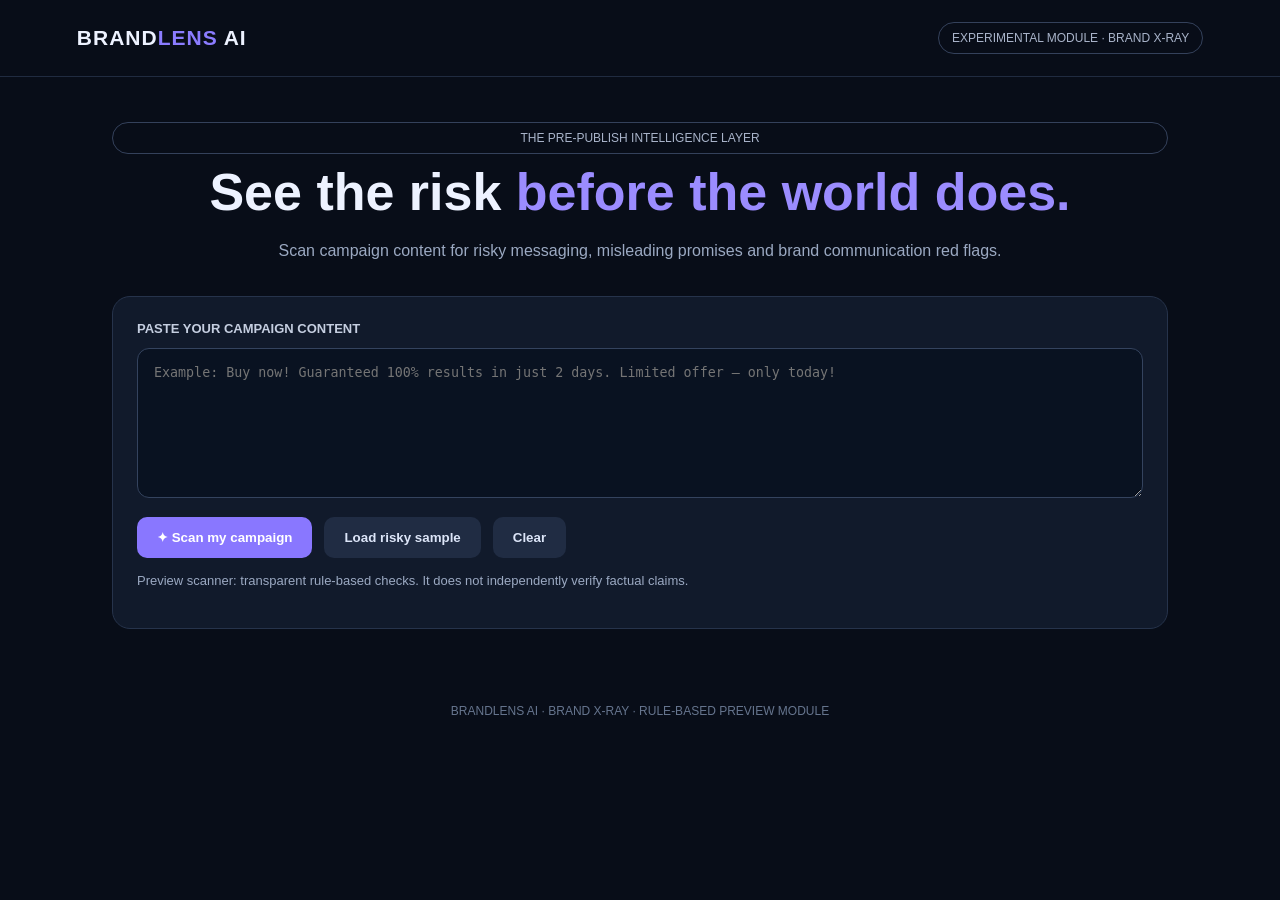
<file: frontend/brand-xray.html>
<!DOCTYPE html>
<html lang="en">
<head>
<meta charset="UTF-8">
<meta name="viewport" content="width=device-width, initial-scale=1.0">
<title>Brand X-Ray | BrandLens AI</title>
<style>
*{box-sizing:border-box}
body{margin:0;background:#080d18;color:#edf2ff;font-family:Inter,Segoe UI,Arial,sans-serif}
header{padding:22px 6%;display:flex;justify-content:space-between;align-items:center;border-bottom:1px solid #202b40}
.logo{font-size:21px;font-weight:800;letter-spacing:1px}
.logo span{color:#8b7cff}
.tag{font-size:12px;color:#a9b4ca;border:1px solid #34415b;padding:8px 13px;border-radius:20px}
main{max-width:1100px;margin:45px auto;padding:0 22px}
.hero{text-align:center;margin-bottom:32px}
.hero h1{font-size:clamp(32px,5vw,52px);margin:8px 0}
.hero h1 span{color:#9b8cff}
.hero p{color:#9ba9c2;line-height:1.6}
.panel{background:#111a2b;border:1px solid #26334b;border-radius:18px;padding:24px;margin-bottom:22px}
label{display:block;font-size:13px;color:#c5cee0;margin-bottom:12px;font-weight:700}
textarea{width:100%;min-height:150px;background:#091221;color:white;border:1px solid #34435e;border-radius:12px;padding:16px;font:15px/1.6 inherit;resize:vertical;outline:none}
textarea:focus{border-color:#8b7cff}
.actions{display:flex;gap:12px;flex-wrap:wrap;margin-top:15px}
button{border:0;border-radius:10px;padding:13px 20px;font-weight:800;cursor:pointer}
.primary{background:#8977ff;color:white}
.secondary{background:#202c43;color:#dce5f8}
button:hover{filter:brightness(1.15)}
.grid{display:grid;grid-template-columns:260px 1fr;gap:20px}
.scorebox{text-align:center;display:flex;flex-direction:column;align-items:center;justify-content:center;min-height:280px}
.ring{width:165px;height:165px;border-radius:50%;display:grid;place-items:center;background:conic-gradient(#8c7cff 0deg,#8c7cff 280deg,#26344d 280deg);position:relative;margin:15px}
.ring:before{content:"";position:absolute;inset:10px;background:#111a2b;border-radius:50%}
.ring strong{z-index:1;font-size:43px}
.ring small{font-size:12px;color:#9ba9c2}
.status{font-weight:800;font-size:14px;padding:8px 15px;border-radius:20px;background:#26344d}
.finding{padding:15px 0;border-bottom:1px solid #29364d}
.finding:last-child{border:0}
.finding strong{display:block;margin-bottom:5px}
.finding p{margin:0;color:#9eacc3;font-size:13px;line-height:1.5}
.dot{display:inline-block;width:8px;height:8px;border-radius:50%;margin-right:8px}
.high{background:#ff657c}.medium{background:#ffbd59}.low{background:#50d6a0}
.verdict{font-size:18px;font-weight:800;margin:8px 0}
.muted{color:#9ba9c2;font-size:13px;line-height:1.6}
.hidden{display:none}
.footer{text-align:center;color:#66758e;font-size:12px;padding:30px}
@media(max-width:700px){.grid{grid-template-columns:1fr}header{padding:18px}.scorebox{min-height:230px}}
</style>
</head>
<body>
<header>
  <div class="logo">BRAND<span>LENS</span> AI</div>
  <div class="tag">EXPERIMENTAL MODULE · BRAND X-RAY</div>
</header>

<main>
  <section class="hero">
    <div class="tag">THE PRE-PUBLISH INTELLIGENCE LAYER</div>
    <h1>See the risk <span>before the world does.</span></h1>
    <p>Scan campaign content for risky messaging, misleading promises and brand communication red flags.</p>
  </section>

  <section class="panel">
    <label for="content">PASTE YOUR CAMPAIGN CONTENT</label>
    <textarea id="content" placeholder="Example: Buy now! Guaranteed 100% results in just 2 days. Limited offer — only today!"></textarea>
    <div class="actions">
      <button class="primary" onclick="scan()">✦ Scan my campaign</button>
      <button class="secondary" onclick="sample()">Load risky sample</button>
      <button class="secondary" onclick="clearAll()">Clear</button>
    </div>
    <p class="muted">Preview scanner: transparent rule-based checks. It does not independently verify factual claims.</p>
  </section>

  <section id="results" class="hidden">
    <div class="grid">
      <div class="panel scorebox">
        <div class="muted">BRAND TRUST SCORE</div>
        <div class="ring" id="ring"><strong id="score">--</strong></div>
        <div class="status" id="status">AWAITING SCAN</div>
        <p class="muted" id="summary">Your campaign report will appear here.</p>
      </div>

      <div class="panel">
        <div class="muted">INTELLIGENCE REPORT</div>
        <h2 style="margin:8px 0 4px">Detected signals</h2>
        <p class="muted" id="count">No scan performed.</p>
        <div id="findings"></div>
      </div>
    </div>

    <div class="panel">
      <div class="muted">FINAL RECOMMENDATION</div>
      <div class="verdict" id="verdict">Awaiting analysis</div>
      <p class="muted" id="advice">Run a scan to receive recommendations.</p>
    </div>
  </section>
</main>

<div class="footer">BRANDLENS AI · BRAND X-RAY · RULE-BASED PREVIEW MODULE</div>

<script>
function sample(){
 document.getElementById("content").value =
 "🔥 BUY NOW!!! Guaranteed 100% results in just 2 days. This is the BEST product ever. Limited offer — only today! Everyone is switching to us. Get instant success with zero risk.";
}
function clearAll(){
 document.getElementById("content").value="";
 document.getElementById("results").classList.add("hidden");
}
function scan(){
 const text=document.getElementById("content").value.trim();
 if(!text){alert("Please paste campaign content first.");return;}

 const checks=[
  {name:"Absolute or guaranteed promise",words:["guaranteed","100% results","zero risk","instant success"],level:"high",tip:"Avoid promises that cannot be supported with evidence."},
  {name:"Artificial urgency",words:["only today","last chance","limited offer","act now","hurry"],level:"medium",tip:"Use urgency only when the deadline or limitation is genuine."},
  {name:"Exaggerated promotional language",words:["best ever","number one","no. 1","world's best","unmatched"],level:"medium",tip:"Replace exaggerated superlatives with specific, verifiable benefits."},
  {name:"Aggressive capitalization",words:[],level:"low",tip:"Reduce excessive capital letters and shouting-style messaging."},
  {name:"Pressure-based call to action",words:["buy now","must buy","don't miss out","everyone is switching"],level:"medium",tip:"Use clear, respectful calls to action instead of pressure."}
 ];

 const lower=text.toLowerCase();
 let issues=[];
 checks.forEach(c=>{
  let found=c.words.filter(w=>lower.includes(w));
  if(c.name==="Aggressive capitalization"){
   let letters=text.replace(/[^A-Za-z]/g,"");
   let caps=letters.replace(/[^A-Z]/g,"").length;
   if(letters.length>12 && caps/letters.length>.35)
    issues.push({...c,detail:"A high proportion of letters are uppercase."});
  }else if(found.length){
   issues.push({...c,detail:"Matched phrase(s): "+found.join(", ")});
  }
 });

 let deductions=issues.reduce((sum,x)=>sum+(x.level==="high"?25:x.level==="medium"?14:7),0);
 let score=Math.max(0,100-deductions);
 let level=score>=80?"LOW RISK":score>=55?"NEEDS REVIEW":"HIGH RISK";
 let color=score>=80?"#50d6a0":score>=55?"#ffbd59":"#ff657c";
 document.getElementById("results").classList.remove("hidden");
 document.getElementById("score").textContent=score;
 document.getElementById("ring").style.background=
  `conic-gradient(${color} ${score*3.6}deg,#26344d 0deg)`;
 document.getElementById("status").textContent=level;
 document.getElementById("status").style.color=color;
 document.getElementById("count").textContent=
  issues.length+" signal(s) detected in this campaign.";
 document.getElementById("summary").textContent=
  issues.length? "Review the detected signals before publishing." :
  "No configured red flags detected. This is not a guarantee of compliance.";
 
 const box=document.getElementById("findings");
 box.innerHTML="";
 if(!issues.length){
  box.innerHTML='<div class="finding"><strong>✓ No configured red flags detected</strong><p>Continue with your normal human review and fact-checking process.</p></div>';
 }else{
  issues.forEach(i=>{
   let div=document.createElement("div");
   div.className="finding";
   let dot=document.createElement("span");
   dot.className="dot "+i.level;
   let title=document.createElement("strong");
   title.append(dot,document.createTextNode(i.name));
   let detail=document.createElement("p");
   detail.textContent=i.detail+" — "+i.tip;
   div.append(title,detail);
   box.append(div);
  });
 }
 document.getElementById("verdict").textContent=
  score>=80?"READY FOR HUMAN REVIEW":score>=55?"REVISE BEFORE PUBLISHING":"PUBLICATION HOLD RECOMMENDED";
 document.getElementById("advice").textContent=
  issues.length?"Address the detected signals, verify factual claims with approved sources, then submit the revised content for human approval.":
  "No configured red flags were found. Verify claims and approved brand guidelines before human approval.";
 document.getElementById("results").scrollIntoView({behavior:"smooth"});
}
</script>
</body>
</html>
</file>
